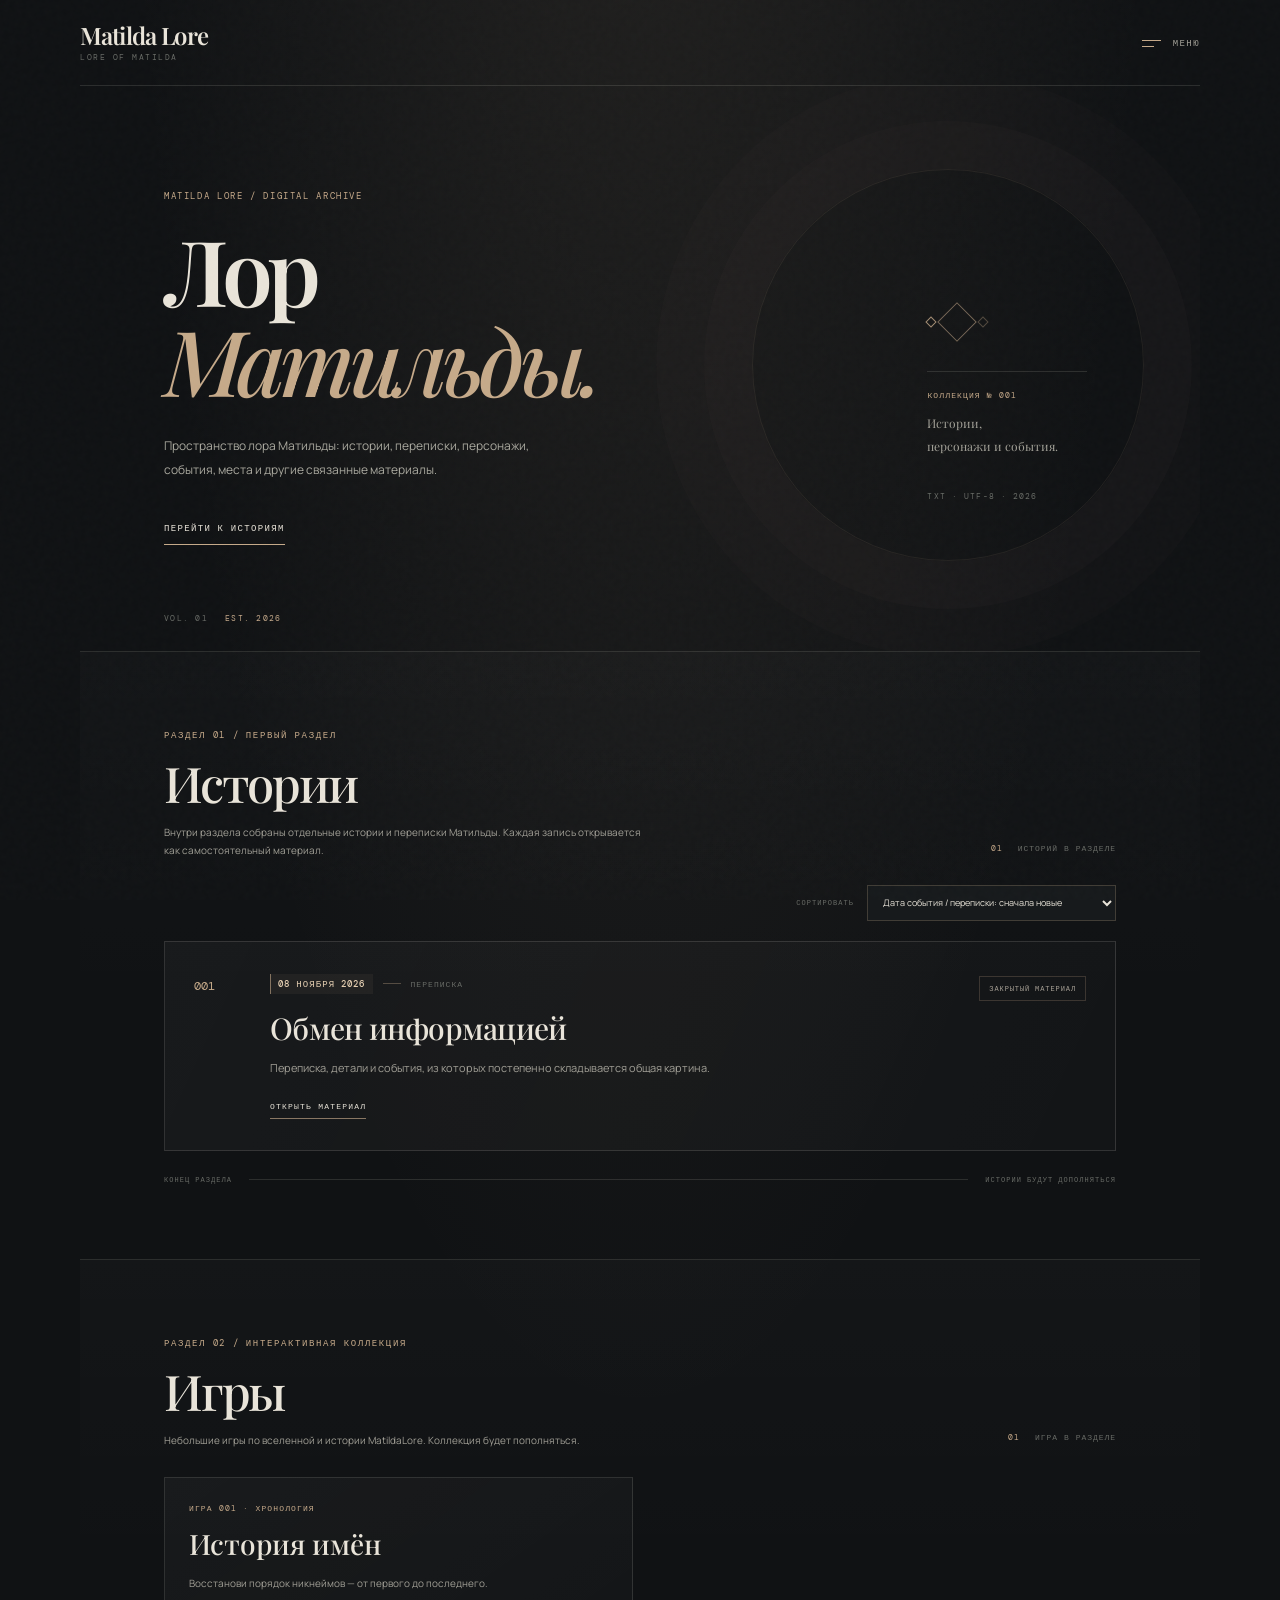
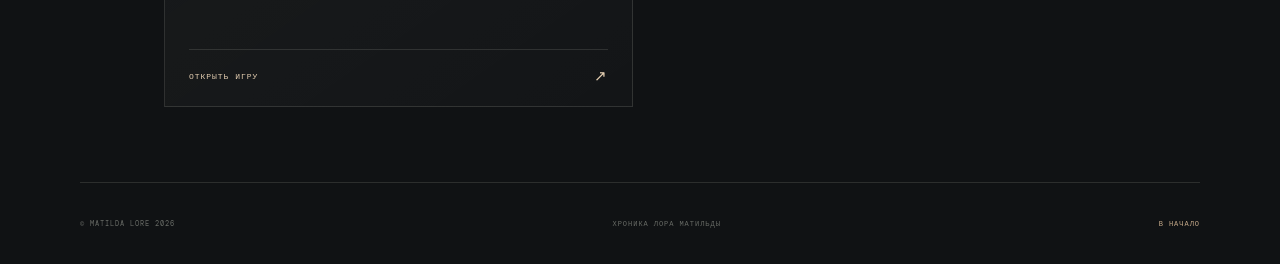
<file: index.html>
<!doctype html>
<html lang="ru">
<head>
  <meta charset="utf-8">
  <meta name="viewport" content="width=device-width, initial-scale=1">
  <meta name="theme-color" content="#111315">
  <meta name="description" content="Matilda Lore — цифровая коллекция событий, персонажей, переписок и материалов о мире Матильды.">
  <title>Matilda Lore</title>
  <link rel="preconnect" href="https://fonts.googleapis.com">
  <link rel="preconnect" href="https://fonts.gstatic.com" crossorigin>
  <link href="https://fonts.googleapis.com/css2?family=DM+Mono:wght@400;500&family=Manrope:wght@400;500;600;700;800&family=Playfair+Display:wght@500;600;700&display=swap" rel="stylesheet">
  <link rel="stylesheet" href="style.css">
  <link rel="stylesheet" href="matilda-games.css">
  <script src="story-format.js" defer></script>
  <script src="script.js" defer></script>
</head>
<body>
  <div class="noise-layer" aria-hidden="true"></div>
  <div class="site-shell" id="top">
    <header class="topbar">
      <a class="brand" href="#top" aria-label="Matilda Lore, главная" id="home-link">
        <span class="brand-name">Matilda Lore</span>
        <span class="brand-subtitle">LORE OF MATILDA</span>
      </a>

      <div class="menu-wrap">
        <button class="menu-toggle" id="menu-toggle" type="button" aria-expanded="false" aria-controls="site-menu">
          <span class="menu-lines" aria-hidden="true"><i></i><i></i></span>
          <span>МЕНЮ</span>
        </button>
        <nav class="site-menu" id="site-menu" aria-label="Главное меню" hidden>
          <p class="menu-heading">Лор Матильды</p>
          <p class="menu-caption">РАЗДЕЛЫ</p>
          <a class="menu-item active" href="#stories-section" id="stories-menu-link">Истории</a>
          <a class="menu-item" href="#games-section">Игры</a>
        </nav>
      </div>
    </header>

    <main>
      <section class="archive-view" id="archive-view">
        <section class="hero">
          <div class="hero-copy">
            <p class="eyebrow">MATILDA LORE / DIGITAL ARCHIVE</p>
            <h1>Лор<br><em>Матильды.</em></h1>
            <p class="hero-description">Пространство лора Матильды: истории, переписки, персонажи, события, места и другие связанные материалы.</p>
            <a class="hero-link" href="#stories-section">ПЕРЕЙТИ К ИСТОРИЯМ</a>
          </div>
          <div class="hero-aside" aria-label="Информация о коллекции">
            <div class="aside-ornament" aria-hidden="true"><span></span><span></span><span></span></div>
            <div class="aside-rule"></div>
            <p class="aside-label">КОЛЛЕКЦИЯ № 001</p>
            <p class="aside-note">Истории,<br>персонажи и события.</p>
            <p class="aside-coordinates">TXT · UTF-8 · 2026</p>
          </div>
          <div class="hero-index">VOL. 01 <span>EST. 2026</span></div>
        </section>

        <section class="archive-section" id="stories-section">
          <div class="section-heading">
            <div>
              <p class="eyebrow">РАЗДЕЛ 01 / ПЕРВЫЙ РАЗДЕЛ</p>
              <h2>Истории</h2>
              <p class="section-description">Внутри раздела собраны отдельные истории и переписки Матильды. Каждая запись открывается как самостоятельный материал.</p>
            </div>
            <p class="section-count"><span id="story-count">01</span> ИСТОРИЙ В РАЗДЕЛЕ</p>
          </div>

          <div class="collection-toolbar">
            <label for="sort-stories">СОРТИРОВАТЬ</label>
            <select id="sort-stories" class="sort-select">
              <option value="date-desc">Дата события / переписки: сначала новые</option>
              <option value="date-asc">Дата события / переписки: сначала старые</option>
              <option value="number-asc">Номер: сначала первые</option>
              <option value="number-desc">Номер: сначала последние</option>
            </select>
          </div>

          <div class="story-list" id="story-list">
            <button class="story-card" type="button" data-story="exchange-info-08-11-2026" data-title="Обмен информацией" data-date="2026-11-08" data-order="1">
              <span class="story-number">001</span>
              <span class="story-main">
                <span class="story-meta"><time datetime="2026-11-08">08 НОЯБРЯ 2026</time><span class="meta-divider"></span><span>ПЕРЕПИСКА</span></span>
                <span class="story-title">Обмен информацией</span>
                <span class="story-description">Переписка, детали и события, из которых постепенно складывается общая картина.</span>
                <span class="read-label">ОТКРЫТЬ МАТЕРИАЛ</span>
              </span>
              <span class="story-status">ЗАКРЫТЫЙ МАТЕРИАЛ</span>
            </button>
          </div>

          <div class="archive-footer">
            <span>КОНЕЦ РАЗДЕЛА</span>
            <span class="archive-footer-line"></span>
            <span>ИСТОРИИ БУДУТ ДОПОЛНЯТЬСЯ</span>
          </div>
        </section>

        <section class="archive-section games-section" id="games-section" aria-labelledby="games-title">
          <div class="section-heading">
            <div>
              <p class="eyebrow">РАЗДЕЛ 02 / ИНТЕРАКТИВНАЯ КОЛЛЕКЦИЯ</p>
              <h2 id="games-title">Игры</h2>
              <p class="section-description">Небольшие игры по вселенной и истории MatildaLore. Коллекция будет пополняться.</p>
            </div>
            <p class="section-count"><span>01</span> ИГРА В РАЗДЕЛЕ</p>
          </div>
          <div class="lore-games-grid">
            <a class="lore-game-card" href="names.html">
              <span class="lore-game-number">ИГРА 001 · ХРОНОЛОГИЯ</span>
              <strong>История имён</strong>
              <span>Восстанови порядок никнеймов — от первого до последнего.</span>
              <span class="lore-game-link">ОТКРЫТЬ ИГРУ <b>↗</b></span>
            </a>
          </div>
        </section>
      </section>

      <section class="reader-view" id="reader-view" hidden>
        <div class="reader-toolbar">
          <button class="back-button" id="back-to-archive" type="button">К ИСТОРИЯМ</button>
          <span class="reader-access-label">ЗАЩИЩЁННЫЙ МАТЕРИАЛ</span>
        </div>
        <article class="reader-main">
          <header class="reader-heading">
            <p class="eyebrow">MATILDA LORE / БИБЛИОТЕКА ЛОРА</p>
            <h1 id="reader-title">Материал</h1>
            <div class="reader-heading-rule"></div>
          </header>
          <div class="story-content" id="story-content" aria-live="polite">
            <p class="loading-message">Загрузка материала...</p>
          </div>
          <footer class="reader-footer">
            <span class="reader-endmark" aria-hidden="true"></span>
            <p>КОНЕЦ МАТЕРИАЛА</p>
            <button class="back-button footer-back" id="footer-back-to-archive" type="button">ВЕРНУТЬСЯ К ИСТОРИЯМ</button>
          </footer>
        </article>
      </section>
    </main>

    <footer class="site-footer" id="site-footer">
      <span>© MATILDA LORE 2026</span>
      <span>ХРОНИКА ЛОРА МАТИЛЬДЫ</span>
      <a href="#top" id="top-link">В НАЧАЛО</a>
    </footer>
  </div>

  <dialog class="password-dialog" id="password-dialog" aria-labelledby="dialog-title">
    <form method="dialog" class="dialog-close-form">
      <button class="dialog-close" aria-label="Закрыть окно" value="cancel">×</button>
    </form>
    <p class="eyebrow dialog-eyebrow">MATILDA LORE / ENTRY 001</p>
    <h2 id="dialog-title">Этот материал<br><em>защищён.</em></h2>
    <p class="dialog-description">Введите пароль, чтобы открыть материал из коллекции Матильды.</p>
    <form id="password-form" class="password-form">
      <label for="password-input">ПАРОЛЬ ДОСТУПА</label>
      <input id="password-input" name="password" type="password" autocomplete="off" placeholder="Введите пароль" maxlength="64" required>
      <p class="password-error" id="password-error" role="alert" aria-live="polite"></p>
      <button class="dialog-submit" type="submit">ПРОВЕРИТЬ ПАРОЛЬ</button>
    </form>
    <p class="dialog-footnote">ДОСТУП К МАТЕРИАЛУ № 001</p>
  </dialog>
</body>
</html>
</file>
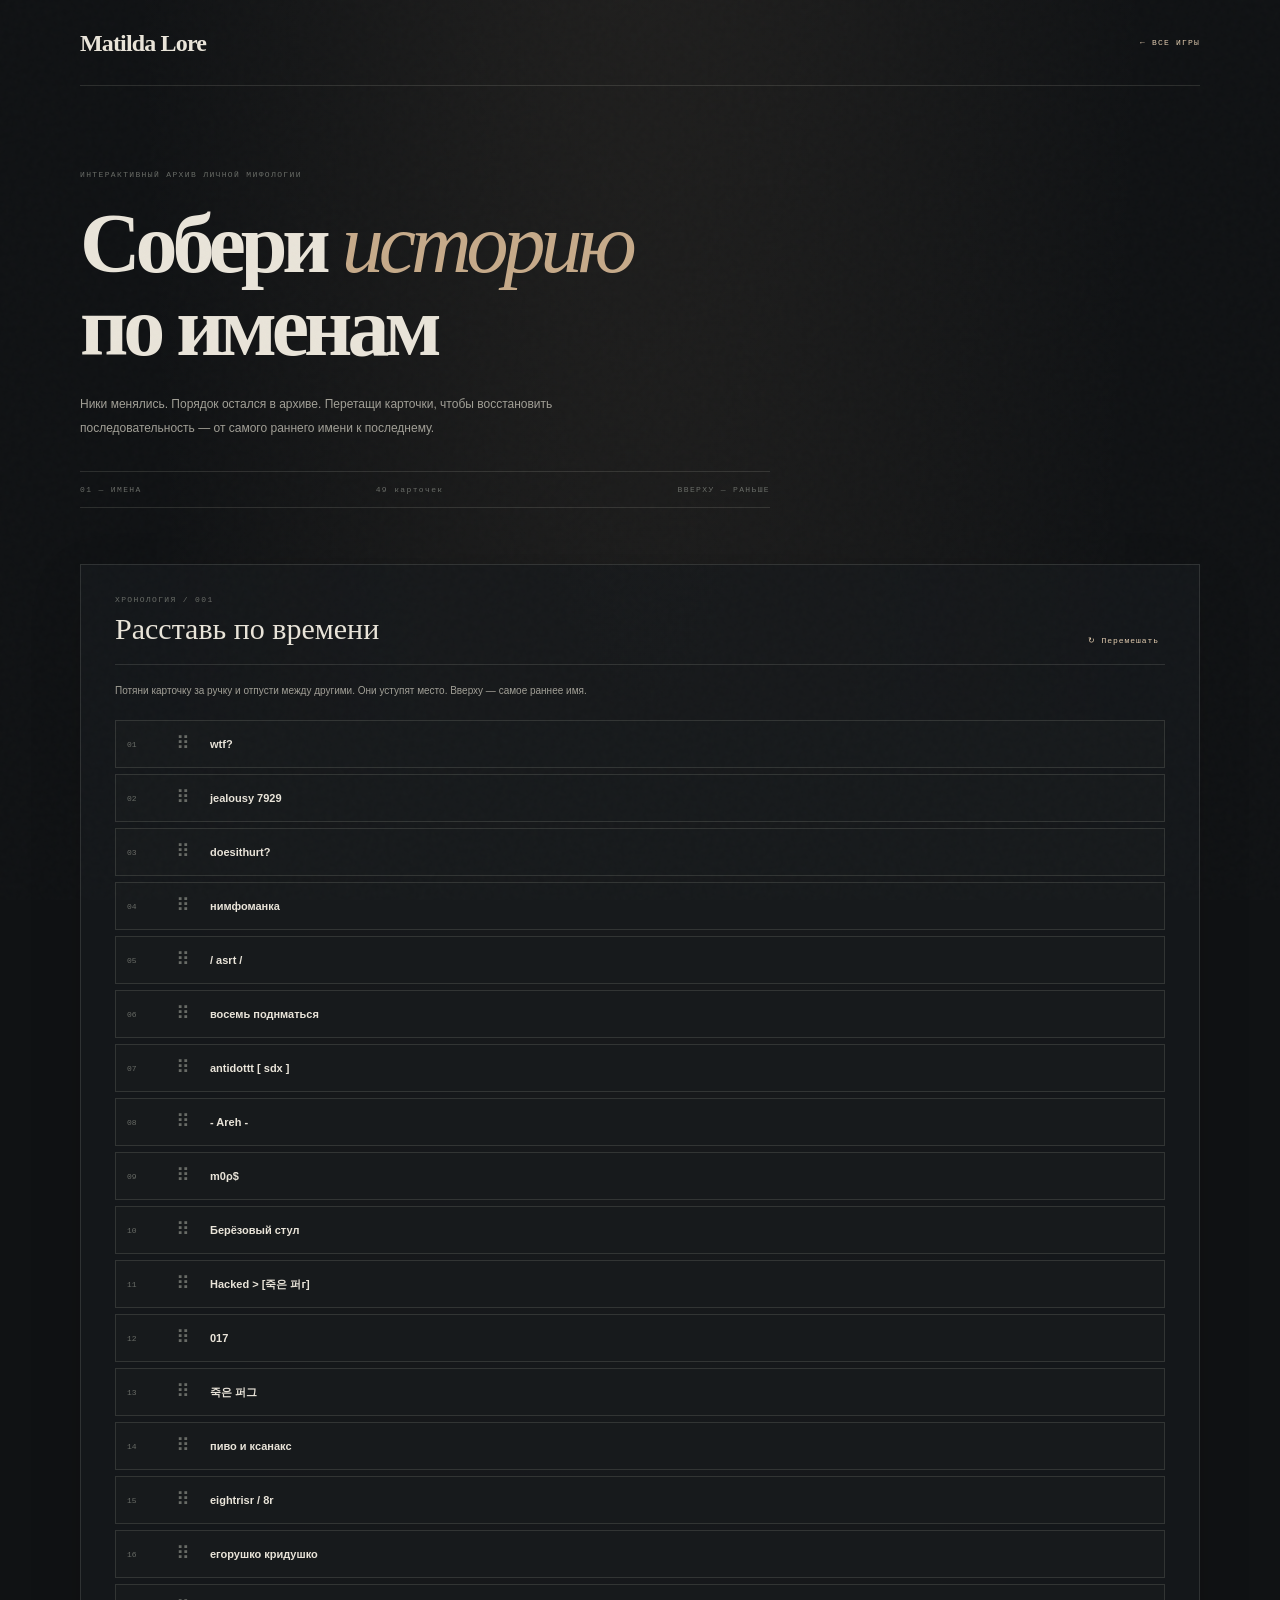
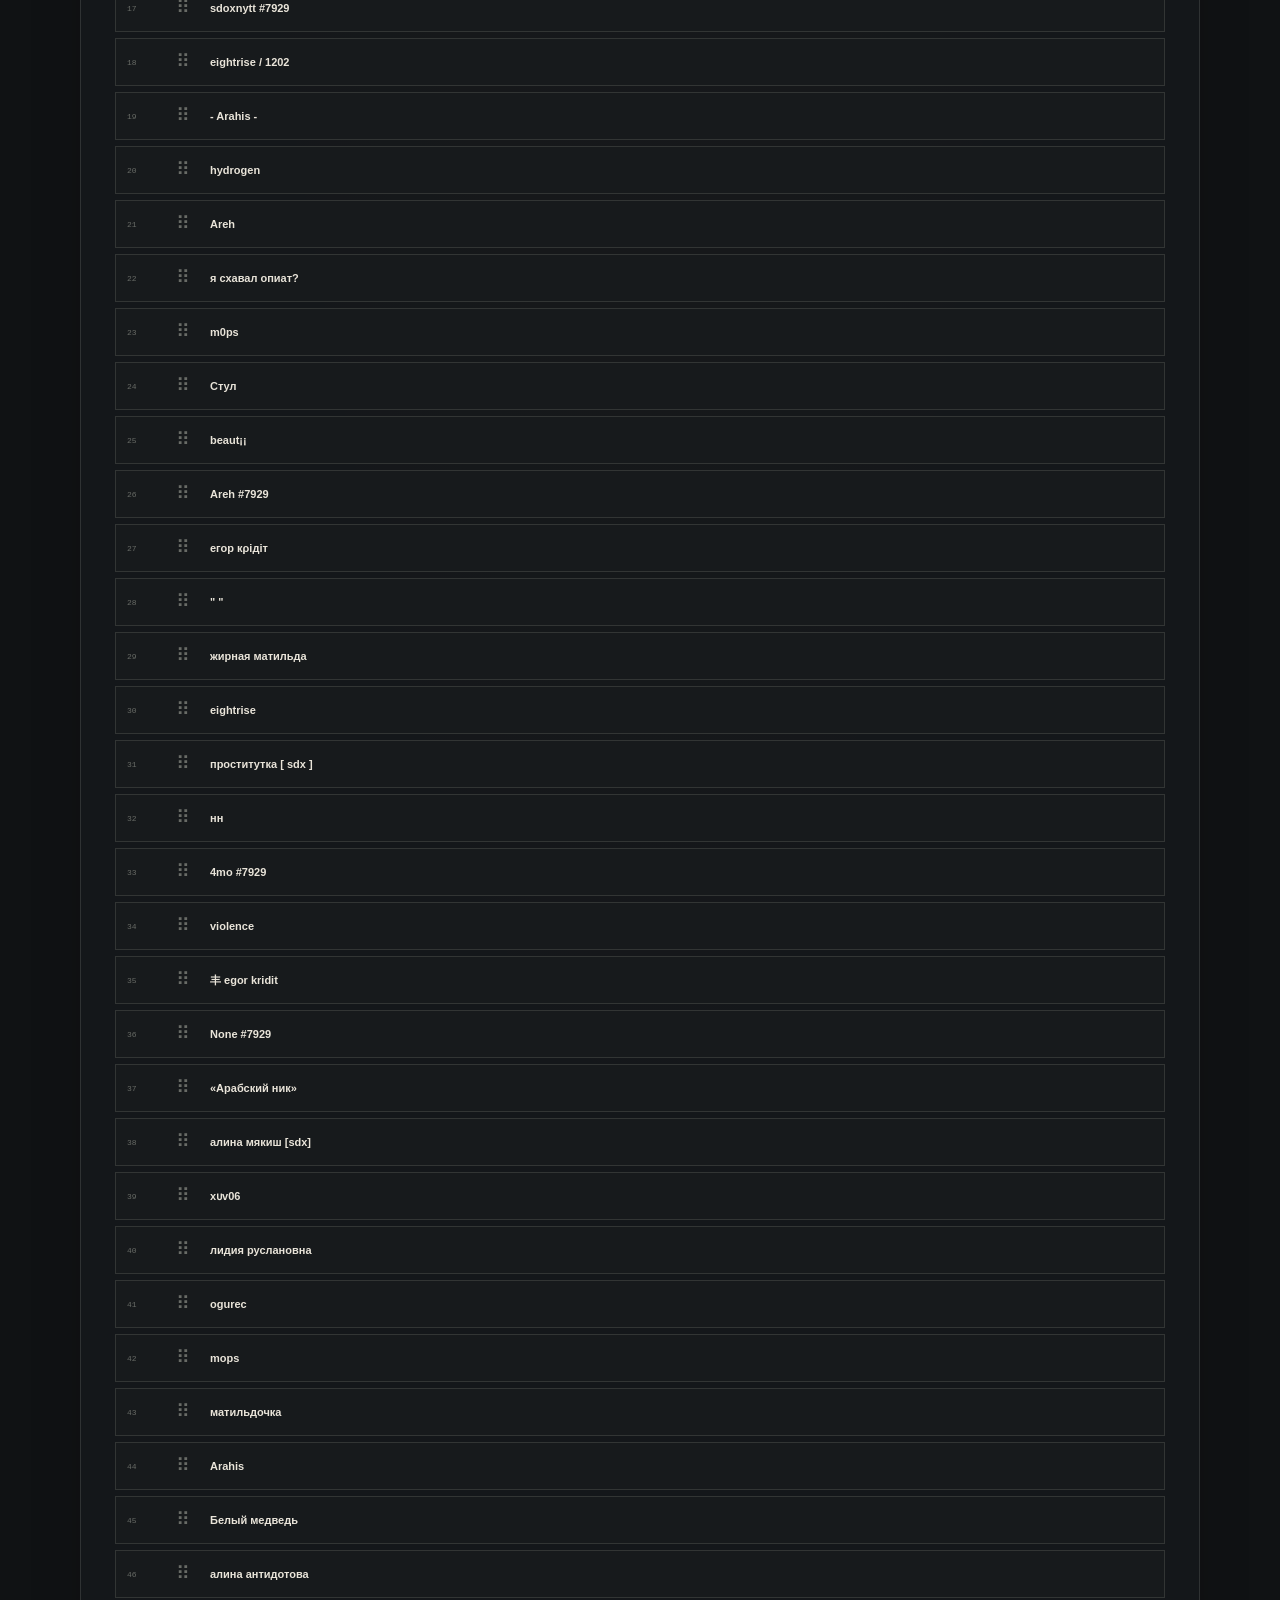
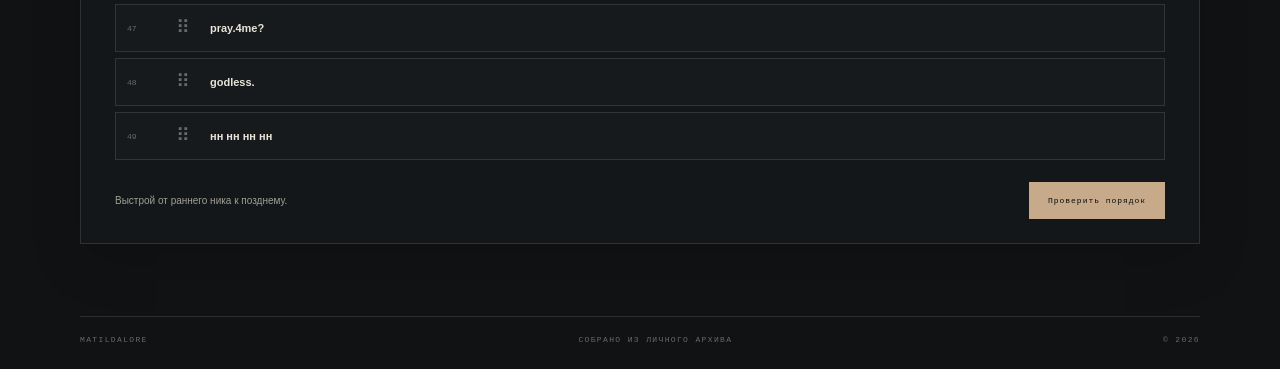
<file: names.html>
<!doctype html>
<html lang="ru">
<head>
  <meta charset="utf-8">
  <meta name="viewport" content="width=device-width, initial-scale=1">
  <meta name="theme-color" content="#101214">
  <title>Matilda Lore — История имён</title>
  <link rel="stylesheet" href="style.css">
  <link rel="stylesheet" href="names-theme.css">
</head>
<body>
  <div class="noise-layer" aria-hidden="true"></div>
  <header class="masthead site-shell">
    <a class="wordmark" href="index.html">Matilda Lore</a>
    <a class="issue back-link" href="index.html#games-section">← ВСЕ ИГРЫ</a>
  </header>
  <main id="top">
    <section class="intro">
      <p class="eyebrow">ИНТЕРАКТИВНЫЙ АРХИВ ЛИЧНОЙ МИФОЛОГИИ</p>
      <h1>Собери <em>историю</em><br>по именам</h1>
      <p class="lede">Ники менялись. Порядок остался в архиве. Перетащи карточки, чтобы восстановить последовательность — от самого раннего имени к последнему.</p>
      <div class="meta-row"><span>01 — ИМЕНА</span><span id="countLabel">— карточек</span><span>ВВЕРХУ — РАНЬШЕ</span></div>
    </section>

    <section class="game" aria-labelledby="gameTitle">
      <div class="game-heading"><div><p class="eyebrow">ХРОНОЛОГИЯ / 001</p><h2 id="gameTitle">Расставь по времени</h2></div><button id="shuffleBtn" class="text-button" type="button">↻ Перемешать</button></div>
      <p class="hint">Потяни карточку за ручку и отпусти между другими. Они уступят место. Вверху — самое раннее имя.</p>
      <ol id="nicknameList" class="nickname-list" aria-label="Перемешанные никнеймы"></ol>
      <div class="game-footer"><p id="feedback" class="feedback" aria-live="polite">Выстрой от раннего ника к позднему.</p><button id="checkBtn" class="primary-button" type="button">Проверить порядок</button></div>
    </section>
    <footer><span>MATILDALORE</span><span>СОБРАНО ИЗ ЛИЧНОГО АРХИВА</span><span>© 2026</span></footer>
  </main>
  <div class="result-overlay" id="resultOverlay" aria-hidden="true"><section class="result-dialog" role="dialog" aria-modal="true" aria-labelledby="resultTitle"><p class="eyebrow">ИТОГ РАУНДА</p><h2 id="resultTitle">Хронология проверена</h2><p class="result-score" id="resultScore"></p><p class="result-copy" id="resultCopy"></p><div class="result-actions"><button id="restartBtn" class="primary-button" type="button">Заново</button><a class="secondary-button" href="index.html">В меню</a></div></section></div>
  <script src="data.js"></script>
  <script src="app.js"></script>
</body>
</html>
</file>
<file: style.css>
/* MATILDA LORE — спокойный редакционный стиль личного цифрового архива. */
:root {
  color-scheme: dark;
  --bg: #101214;
  --bg-deep: #0b0d0e;
  --panel: #171a1c;
  --panel-raised: #1d2123;
  --paper: #e9e4d9;
  --muted: #a19f96;
  --faint: #686b66;
  --line: rgba(233, 228, 217, .13);
  --accent: #c6aa8a;
  --accent-light: #e5cfb2;
  --green: #9cab94;
  --rose: #c99596;
  --blue: #8ea9c5;
  --violet: #ad9bc7;
  --amber: #c7a36e;
  --teal: #83aaa4;
  --serif: 'Playfair Display', Georgia, serif;
  --sans: 'Manrope', Arial, sans-serif;
  --mono: 'DM Mono', Consolas, monospace;
}

* { box-sizing: border-box; }
html { scroll-behavior: smooth; background: var(--bg); }
body {
  margin: 0;
  min-height: 100vh;
  background: var(--bg);
  color: var(--paper);
  font-family: var(--sans);
  background-image: radial-gradient(ellipse at 50% -28%, rgba(198,170,138,.11), transparent 58%);
}
button, input { font: inherit; }
button { color: inherit; }
a { color: inherit; text-decoration: none; }
[hidden] { display: none !important; }

.noise-layer {
  position: fixed;
  inset: 0;
  z-index: 20;
  pointer-events: none;
  opacity: .095;
  background-image: url("data:image/svg+xml,%3Csvg viewBox='0 0 180 180' xmlns='http://www.w3.org/2000/svg'%3E%3Cfilter id='n'%3E%3CfeTurbulence type='fractalNoise' baseFrequency='.85' numOctaves='3' stitchTiles='stitch'/%3E%3C/filter%3E%3Crect width='100%25' height='100%25' filter='url(%23n)' opacity='.2'/%3E%3C/svg%3E");
}
.site-shell { width: min(1120px, calc(100% - 72px)); margin: 0 auto; position: relative; }

/* Верхняя панель и меню */
.topbar {
  height: 86px;
  display: flex;
  align-items: center;
  justify-content: space-between;
  border-bottom: 1px solid var(--line);
  position: relative;
  z-index: 25;
}
.brand { display: inline-flex; flex-direction: column; gap: 5px; }
.brand-name { font: 600 24px/1 var(--serif); letter-spacing: -.035em; color: var(--paper); }
.brand-subtitle { color: var(--faint); font: 8px var(--mono); letter-spacing: .19em; }
.menu-wrap { position: relative; }
.menu-toggle {
  display: inline-flex;
  align-items: center;
  gap: 12px;
  padding: 12px 0 12px 14px;
  border: 0;
  background: transparent;
  color: var(--muted);
  cursor: pointer;
  font: 9px var(--mono);
  letter-spacing: .16em;
  transition: color .2s ease;
}
.menu-toggle:hover, .menu-toggle[aria-expanded="true"] { color: var(--paper); }
.menu-lines { width: 19px; display: grid; gap: 5px; }
.menu-lines i { display: block; height: 1px; background: var(--accent); transition: width .2s ease; }
.menu-lines i:last-child { width: 12px; }
.menu-toggle:hover .menu-lines i:last-child, .menu-toggle[aria-expanded="true"] .menu-lines i:last-child { width: 19px; }
.site-menu {
  position: absolute;
  right: 0;
  top: calc(100% + 12px);
  width: 260px;
  padding: 22px;
  border: 1px solid rgba(198,170,138,.26);
  background: rgba(22,25,27,.98);
  box-shadow: 0 22px 65px rgba(0,0,0,.48);
  animation: menu-in .18s ease both;
}
@keyframes menu-in { from { opacity: 0; transform: translateY(-5px); } to { opacity: 1; transform: translateY(0); } }
.menu-heading { color: var(--paper); font: 500 22px var(--serif); margin: 0 0 18px; }
.menu-caption { margin: 0 0 9px; color: var(--faint); font: 7px var(--mono); letter-spacing: .16em; }
.menu-item { display: block; padding: 13px 0 10px; border-top: 1px solid var(--line); color: var(--accent-light); font-size: 11px; transition: color .2s ease, padding-left .2s ease; }
.menu-item:hover { color: var(--paper); padding-left: 5px; }
.menu-item.active::before { content: ''; display: inline-block; width: 5px; height: 5px; margin: 0 10px 1px 0; background: var(--accent); border-radius: 50%; }

/* Первый экран */
.hero {
  min-height: 565px;
  padding: 104px 7.5% 74px;
  display: flex;
  justify-content: space-between;
  position: relative;
  overflow: hidden;
}
.hero::after {
  content: '';
  position: absolute;
  width: 390px;
  height: 390px;
  right: 5%;
  top: 83px;
  border: 1px solid rgba(198,170,138,.1);
  border-radius: 50%;
  box-shadow: 0 0 0 48px rgba(198,170,138,.018), 0 0 0 96px rgba(198,170,138,.012);
  pointer-events: none;
}
.hero-copy { max-width: 650px; position: relative; z-index: 1; }
.eyebrow { margin: 0 0 23px; color: var(--accent); font: 9px var(--mono); letter-spacing: .18em; }
.hero h1 { margin: 0; font: 600 clamp(58px, 7.4vw, 91px)/.99 var(--serif); letter-spacing: -.06em; }
.hero h1 em, .section-heading h2 em, .password-dialog h2 em { color: var(--accent); font-weight: 500; }
.hero-description { max-width: 390px; margin: 29px 0 32px; color: #aaa99f; font-size: 12px; line-height: 2; }
.hero-link {
  display: inline-flex;
  padding: 0 0 10px;
  border: 0;
  border-bottom: 1px solid var(--accent);
  color: var(--paper);
  font: 9px var(--mono);
  letter-spacing: .15em;
  transition: color .2s ease, padding .2s ease;
}
.hero-link:hover { color: var(--accent-light); padding-left: 5px; }
.hero-aside { width: 160px; align-self: center; margin: 35px 3% 0 0; position: relative; z-index: 1; }
.aside-ornament { height: 58px; display: flex; align-items: center; gap: 8px; }
.aside-ornament span { display: block; width: 8px; height: 8px; border: 1px solid var(--accent); transform: rotate(45deg); opacity: .8; }
.aside-ornament span:nth-child(2) { width: 28px; height: 28px; opacity: .55; }
.aside-ornament span:nth-child(3) { opacity: .35; }
.aside-rule { width: 100%; height: 1px; background: var(--line); margin: 20px 0 18px; }
.aside-label, .aside-coordinates { color: var(--accent); font: 8px var(--mono); letter-spacing: .14em; }
.aside-note { color: var(--muted); font: 12px/1.9 var(--serif); }
.aside-coordinates { color: var(--faint); margin-top: 34px; font-size: 8px; }
.hero-index { position: absolute; bottom: 28px; left: 7.5%; display: flex; gap: 17px; color: var(--faint); font: 8px var(--mono); letter-spacing: .16em; }
.hero-index span { color: var(--accent); }

/* Каталог материалов */
.archive-section {
  padding: 77px 7.5% 75px;
  border-top: 1px solid var(--line);
  background: linear-gradient(180deg, rgba(255,255,255,.014), transparent 60%);
}
.section-heading { display: flex; justify-content: space-between; align-items: end; margin-bottom: 38px; }
.section-heading .eyebrow { margin-bottom: 15px; }
.section-description { max-width: 490px; margin: 13px 0 0; color: var(--muted); font-size: 10px; line-height: 1.85; }
.section-heading h2 { margin: 0; font: 500 clamp(36px, 4vw, 49px)/1.1 var(--serif); letter-spacing: -.045em; }
.section-count { margin: 0 0 7px; color: var(--faint); font: 8px var(--mono); letter-spacing: .12em; }
.section-count span { color: var(--accent); margin-right: 9px; }
.story-card {
  width: 100%;
  display: grid;
  grid-template-columns: 52px minmax(0,1fr) auto;
  align-items: start;
  gap: 24px;
  padding: 32px 29px 31px;
  text-align: left;
  border: 1px solid rgba(233,228,217,.14);
  background: linear-gradient(115deg, rgba(255,255,255,.035), rgba(255,255,255,.012));
  cursor: pointer;
  transition: border-color .22s ease, transform .22s ease, background .22s ease;
}
.story-card:hover, .story-card:focus-visible {
  border-color: rgba(198,170,138,.53);
  transform: translateY(-2px);
  background: linear-gradient(115deg, rgba(198,170,138,.065), rgba(255,255,255,.012));
  outline: none;
}
.story-card:disabled { opacity: .55; cursor: wait; transform: none; }
.story-number { color: var(--accent); font: 12px var(--mono); padding-top: 4px; }
.story-main { min-width: 0; display: flex; flex-direction: column; align-items: flex-start; }
.story-meta { display: flex; align-items: center; gap: 10px; color: var(--faint); font: 8px var(--mono); letter-spacing: .13em; margin-bottom: 15px; }
.meta-divider { width: 18px; height: 1px; background: var(--accent); opacity: .65; }
.story-title { font: 500 clamp(22px, 2.7vw, 30px)/1.3 var(--serif); letter-spacing: -.025em; margin-bottom: 10px; }
.story-description { max-width: 620px; color: var(--muted); font-size: 11px; line-height: 1.9; margin-bottom: 22px; }
.read-label { display: inline-block; padding-bottom: 7px; border-bottom: 1px solid rgba(198,170,138,.65); color: var(--paper); font: 8px var(--mono); letter-spacing: .15em; transition: color .2s ease; }
.story-card:hover .read-label { color: var(--accent-light); }
.story-status { margin-top: 2px; padding: 7px 9px; color: #a8a196; border: 1px solid rgba(198,170,138,.22); font: 7px var(--mono); letter-spacing: .13em; white-space: nowrap; }
.archive-footer { display: flex; align-items: center; gap: 17px; margin-top: 24px; color: var(--faint); font: 7px var(--mono); letter-spacing: .15em; }
.archive-footer-line { height: 1px; flex: 1; background: var(--line); }

.site-footer { min-height: 82px; display: flex; align-items: center; justify-content: space-between; color: var(--faint); font: 7px var(--mono); letter-spacing: .14em; border-top: 1px solid var(--line); }
.site-footer a { color: var(--accent); transition: color .2s ease; }
.site-footer a:hover { color: var(--accent-light); }

/* Защита доступа к материалам */
.password-dialog {
  width: min(440px, calc(100% - 32px));
  max-width: 440px;
  padding: 43px 45px 29px;
  position: fixed;
  inset: 0;
  margin: auto;
  border: 1px solid rgba(198,170,138,.34);
  background: #171a1c;
  color: var(--paper);
  box-shadow: 0 30px 100px rgba(0,0,0,.68);
}
.password-dialog::backdrop { background: rgba(4,5,6,.8); backdrop-filter: blur(8px); }
.dialog-close-form { position: absolute; top: 12px; right: 15px; }
.dialog-close { width: 28px; height: 28px; padding: 0; border: 0; background: none; color: var(--muted); font: 300 25px/1 var(--sans); cursor: pointer; transition: color .2s ease, transform .2s ease; }
.dialog-close:hover { color: var(--paper); transform: rotate(90deg); }
.dialog-eyebrow { margin-bottom: 17px; font-size: 8px; }
.password-dialog h2 { margin: 0 0 15px; font: 500 38px/1.12 var(--serif); letter-spacing: -.045em; }
.dialog-description { color: var(--muted); font-size: 11px; line-height: 1.85; margin-bottom: 27px; }
.password-form label { display: block; margin-bottom: 10px; color: var(--accent); font: 8px var(--mono); letter-spacing: .15em; }
.password-form input { display: block; width: 100%; height: 47px; padding: 0 14px; border: 1px solid var(--line); outline: none; background: #101214; color: var(--paper); font: 12px var(--mono); letter-spacing: .08em; }
.password-form input:focus { border-color: var(--accent); }
.password-form input::placeholder { color: #686b66; font: 10px var(--mono); letter-spacing: .02em; }
.password-error { min-height: 18px; margin: 8px 0 10px; color: #d49a91; font-size: 10px; line-height: 1.6; }
.dialog-submit { width: 100%; min-height: 47px; padding: 0 14px; border: 1px solid var(--accent); background: var(--accent); color: #191817; cursor: pointer; font: 8px var(--mono); letter-spacing: .15em; transition: background .2s ease, border-color .2s ease; }
.dialog-submit:hover { background: var(--accent-light); border-color: var(--accent-light); }
.dialog-submit:disabled { opacity: .6; cursor: wait; }
.dialog-footnote { margin: 23px 0 0; color: var(--faint); text-align: center; font: 7px var(--mono); letter-spacing: .14em; }

/* Чтение внутри той же страницы */
.reader-view { min-height: calc(100vh - 168px); }
.reader-toolbar { min-height: 67px; display: flex; align-items: center; justify-content: space-between; border-bottom: 1px solid var(--line); }
.back-button { border: 0; border-bottom: 1px solid rgba(198,170,138,.55); padding: 0 0 7px; background: transparent; color: var(--accent-light); cursor: pointer; font: 8px var(--mono); letter-spacing: .14em; transition: color .2s ease, border-color .2s ease; }
.back-button:hover { color: var(--paper); border-color: var(--paper); }
.reader-access-label { color: var(--faint); font: 7px var(--mono); letter-spacing: .14em; }
.reader-main { width: min(790px, 100%); margin: 0 auto; padding: 48px 25px 74px; }
.reader-heading { padding: 0 0 29px; }
.reader-heading .eyebrow { margin-bottom: 14px; font-size: 8px; }
.reader-heading h1 { margin: 0; overflow-wrap: anywhere; font: 500 clamp(35px, 5.4vw, 54px)/1.12 var(--serif); letter-spacing: -.045em; }
.reader-heading-rule { width: 100%; height: 1px; margin-top: 27px; background: linear-gradient(90deg, var(--accent), var(--line) 68%, transparent); }
.story-content { color: #c9c5bb; font: 14px/2.02 var(--serif); overflow-wrap: anywhere; }
.story-content p { margin: 0 0 19px; }
.story-content > p:first-child.story-date { margin-top: 0; }
.story-content h2 { margin: 46px 0 18px; color: var(--paper); font: 500 27px/1.35 var(--serif); letter-spacing: -.025em; }
.story-content h3 { margin: 35px 0 13px; color: var(--accent-light); font: 500 20px/1.35 var(--serif); }
.story-content h4 { margin: 27px 0 10px; color: var(--paper); font: 600 13px var(--sans); letter-spacing: .02em; }
.story-content strong { color: var(--paper); font-weight: 800; }
.story-content em { color: #e0d2bf; }
.story-content u { text-decoration-color: var(--accent); text-underline-offset: 3px; }
.story-content mark { padding: 1px 5px; background: rgba(198,170,138,.9); color: #171615; }
.story-content del { color: #8c8b84; }
.story-content a { color: var(--accent-light); text-decoration: underline; text-decoration-color: rgba(198,170,138,.45); text-underline-offset: 3px; }
.story-content code { padding: 2px 6px; border: 1px solid rgba(233,228,217,.1); background: rgba(255,255,255,.045); color: var(--accent-light); font: .85em var(--mono); }
.story-content blockquote { margin: 25px 0; padding: 5px 0 5px 21px; border-left: 2px solid var(--accent); color: #b9ad9d; font-style: italic; }
.story-content ul, .story-content ol { margin: 0 0 24px; padding-left: 23px; }
.story-content li { margin: 7px 0; padding-left: 5px; }
.story-content li::marker { color: var(--accent); }
.story-content .check-item { display: flex; align-items: baseline; gap: 9px; list-style: none; margin-left: -22px; }
.story-content .check-item input { accent-color: var(--accent); }
.story-content .story-date { margin: 0 0 24px; color: var(--accent); font: 8px var(--mono); letter-spacing: .16em; }
.story-content .story-time { margin: -15px 0 22px; color: var(--faint); font: 8px var(--mono); letter-spacing: .1em; }
.story-content .story-place { display: flex; align-items: baseline; gap: 12px; margin: 0 0 20px; color: #c7c0b3; font-size: 11px; }
.story-content .story-place span { color: var(--faint); font: 7px var(--mono); letter-spacing: .14em; }
.story-content .story-tags { display: flex; flex-wrap: wrap; gap: 7px; margin: 0 0 24px; }
.story-content .story-tags span { padding: 4px 8px; border: 1px solid var(--line); color: var(--muted); font: 7px var(--mono); letter-spacing: .08em; }
.story-content .story-status-line { display: inline-block; padding: 5px 9px; border: 1px solid rgba(156,171,148,.28); color: var(--green); font: 7px var(--mono); letter-spacing: .13em; }
.story-divider { height: 1px; margin: 36px 0; border: 0; background: var(--line); }

/* Чатовые сообщения с отдельным цветом собеседников */
.chat-thread { display: flex; flex-direction: column; gap: 11px; margin: 24px 0 28px; font-family: var(--sans); }
.chat-row { display: flex; width: 100%; }
.chat-left { justify-content: flex-start; }
.chat-right { justify-content: flex-end; }
.chat-center { justify-content: center; }
.chat-message { width: fit-content; max-width: min(78%, 545px); padding: 11px 14px 12px; border: 1px solid rgba(233,228,217,.09); border-radius: 3px 13px 13px 13px; background: rgba(255,255,255,.045); }
.chat-right .chat-message { border-radius: 13px 3px 13px 13px; background: rgba(198,170,138,.095); }
.chat-center .chat-message { max-width: 90%; text-align: center; border-radius: 4px; background: rgba(156,171,148,.055); border-style: dashed; }
.chat-message-top { display: flex; align-items: baseline; gap: 12px; margin-bottom: 5px; }
.chat-speaker { color: var(--tone, var(--accent)); font: 700 8px var(--mono); letter-spacing: .07em; }
.chat-time { color: var(--faint); font: 7px var(--mono); }
.chat-message p { margin: 0; color: var(--paper); font: 12px/1.8 var(--sans); white-space: pre-wrap; }
.tone-sand { --tone: var(--accent-light); }
.tone-rose { --tone: var(--rose); }
.tone-blue { --tone: var(--blue); }
.tone-green { --tone: var(--green); }
.tone-violet { --tone: var(--violet); }
.tone-amber { --tone: var(--amber); }
.tone-teal { --tone: var(--teal); }
.tone-silver { --tone: #c2c5c5; }
.tone-rose .chat-message { border-color: rgba(201,149,150,.17); }
.tone-blue .chat-message { border-color: rgba(142,169,197,.17); }
.tone-green .chat-message { border-color: rgba(156,171,148,.17); }
.tone-violet .chat-message { border-color: rgba(173,155,199,.17); }
.tone-amber .chat-message { border-color: rgba(199,163,110,.17); }
.tone-teal .chat-message { border-color: rgba(131,170,164,.17); }

/* Блоки разных типов */
.callout { margin: 25px 0; padding: 17px 20px; border: 1px solid rgba(198,170,138,.2); background: rgba(198,170,138,.055); }
.callout > span, .thought-block > span { display: block; margin-bottom: 8px; color: var(--accent); font: 7px var(--mono); letter-spacing: .16em; }
.callout > div { color: #c9c0b2; font: italic 11px/1.9 var(--sans); }
.callout > div p:last-child { margin-bottom: 0; }
.callout-context { border-color: rgba(142,169,197,.2); background: rgba(142,169,197,.05); }
.callout-context > span { color: var(--blue); }
.callout-memory { border-color: rgba(201,149,150,.2); background: rgba(201,149,150,.05); }
.callout-memory > span { color: var(--rose); }
.callout-fact { border-color: rgba(156,171,148,.25); background: rgba(156,171,148,.06); }
.callout-fact > span { color: var(--green); }
.callout-warning { border-color: rgba(199,163,110,.25); background: rgba(199,163,110,.06); }
.callout-warning > span { color: var(--amber); }
.callout-source { border-color: rgba(131,170,164,.22); background: rgba(131,170,164,.05); }
.callout-source > span { color: var(--teal); }
.thought-block { margin: 24px 0; padding: 3px 0 3px 18px; border-left: 1px solid var(--violet); }
.thought-block > span { color: var(--violet); }
.thought-block p { color: #c5b9d4; font: italic 13px/1.9 var(--serif); margin: 0; }
.letter-block, .document-block { margin: 27px 0; padding: 25px 28px; border: 1px solid rgba(233,228,217,.13); background: linear-gradient(140deg, rgba(255,255,255,.045), rgba(255,255,255,.015)); color: #d6d0c4; font: 12px/2 var(--serif); white-space: normal; }
.letter-block { border-left: 2px solid var(--accent); font-style: italic; }
.document-block { font-family: var(--mono); font-size: 10px; line-height: 1.9; }
.poem-block { margin: 27px auto; max-width: 470px; color: #d9cdbd; font: italic 14px/2.1 var(--serif); text-align: center; white-space: normal; }
.spoiler { padding: 0 4px; border-radius: 2px; background: #77756f; color: transparent; cursor: pointer; user-select: none; transition: color .2s ease, background .2s ease; }
.spoiler.revealed { color: var(--paper); background: rgba(198,170,138,.17); user-select: text; }
.spoiler-block { margin: 22px 0; padding: 13px 16px; border: 1px solid var(--line); background: rgba(255,255,255,.025); }
.spoiler-block summary { color: var(--accent-light); cursor: pointer; font: 10px var(--mono); letter-spacing: .06em; }
.spoiler-block > div { padding-top: 13px; color: var(--muted); font-size: 12px; }
.redacted-line { display: flex; align-items: center; gap: 11px; color: var(--faint); font: 9px var(--mono); }
.redacted-bar { display: inline-block; width: 57px; height: 8px; background: #77756f; }
.story-timeline { margin: 27px 0; padding-left: 20px; border-left: 1px solid rgba(198,170,138,.35); }
.timeline-item { position: relative; padding: 0 0 19px 13px; }
.timeline-item::before { content: ''; position: absolute; top: 5px; left: -24px; width: 7px; height: 7px; border-radius: 50%; border: 1px solid var(--accent); background: var(--bg); }
.timeline-item time { display: block; margin-bottom: 4px; color: var(--accent); font: 8px var(--mono); letter-spacing: .08em; }
.timeline-item p { margin: 0; color: #c9c5bb; font: 11px/1.8 var(--sans); }
.table-wrap { margin: 23px 0; overflow-x: auto; }
.story-content table { width: 100%; border-collapse: collapse; font: 10px/1.7 var(--sans); }
.story-content th, .story-content td { padding: 10px 12px; border: 1px solid var(--line); text-align: left; }
.story-content th { color: var(--accent-light); background: rgba(198,170,138,.07); font-weight: 600; }
.story-content td { color: var(--muted); }
.code-block, .terminal-block { margin: 23px 0; padding: 17px 19px; overflow-x: auto; border: 1px solid var(--line); background: #0b0d0e; color: #c9c5bb; font: 10px/1.8 var(--mono); white-space: pre; }
.code-block code, .terminal-block code { padding: 0; border: 0; background: none; color: inherit; }
.terminal-block { border-color: rgba(156,171,148,.22); color: #a8c29f; }
.attachment-card { display: flex; align-items: center; gap: 13px; margin: 19px 0; padding: 13px 15px; border: 1px solid var(--line); background: rgba(255,255,255,.025); text-decoration: none !important; }
.attachment-type { padding: 6px 8px; background: rgba(198,170,138,.12); color: var(--accent); font: 7px var(--mono); letter-spacing: .1em; }
.attachment-card > span:last-child { font: 11px var(--sans); }
.story-image { margin: 28px 0; }
.story-image img { display: block; max-width: 100%; max-height: 620px; margin: 0 auto; border: 1px solid var(--line); object-fit: contain; }
.story-image figcaption { margin-top: 9px; color: var(--faint); text-align: center; font: 8px var(--mono); }
.media-card { margin: 22px 0; padding: 15px; border: 1px solid var(--line); background: rgba(255,255,255,.025); }
.media-card > span { display: block; margin-bottom: 11px; color: var(--accent); font: 7px var(--mono); letter-spacing: .14em; }
.media-card audio, .media-card video { display: block; width: 100%; max-width: 100%; }
.loading-message { color: var(--muted); font: 11px var(--mono); line-height: 1.8; }

.reader-footer { margin-top: 62px; padding-top: 22px; border-top: 1px solid var(--line); display: flex; flex-direction: column; align-items: center; gap: 17px; }
.reader-endmark { display: block; width: 6px; height: 6px; border: 1px solid var(--accent); transform: rotate(45deg); }
.reader-footer > p { margin: 0; color: var(--faint); font: 7px var(--mono); letter-spacing: .18em; }
.footer-back { margin-top: 5px; }

@media (max-width: 720px) {
  .site-shell { width: min(100% - 36px, 560px); }
  .topbar { height: 73px; }
  .brand-name { font-size: 21px; }
  .brand-subtitle { font-size: 7px; }
  .hero { min-height: 520px; padding: 79px 4% 72px; }
  .hero h1 { font-size: clamp(55px, 12.5vw, 78px); }
  .hero-description { max-width: 310px; }
  .hero-aside { position: absolute; right: 3%; bottom: 58px; width: 116px; margin: 0; opacity: .72; transform: scale(.84); transform-origin: right bottom; }
  .hero::after { width: 310px; height: 310px; right: -190px; top: 112px; }
  .hero-index { left: 4%; }
  .archive-section { padding: 59px 4% 55px; }
  .section-heading { align-items: flex-start; flex-direction: column; gap: 15px; }
  .section-count { margin: 0; }
  .story-card { grid-template-columns: 31px minmax(0,1fr); gap: 13px; padding: 24px 17px; }
  .story-number { font-size: 10px; }
  .story-status { grid-column: 2; justify-self: start; margin-top: -1px; }
  .story-meta { flex-wrap: wrap; font-size: 7px; }
  .story-description { font-size: 10px; }
  .archive-footer { gap: 10px; font-size: 6px; }
  .site-footer { min-height: 73px; font-size: 6px; gap: 12px; }
  .password-dialog { padding: 41px 27px 25px; }
  .reader-toolbar { min-height: 58px; }
  .reader-main { padding: 37px 3px 58px; }
  .reader-heading { padding-bottom: 24px; }
  .reader-heading h1 { font-size: clamp(34px, 9vw, 48px); }
  .story-content { font-size: 13px; line-height: 1.9; }
  .story-content h2 { font-size: 24px; }
  .story-content h3 { font-size: 18px; }
  .chat-message { width: 100%; max-width: none; padding-top: 8px; padding-bottom: 9px; }
  .chat-message p { font-size: 10.5px; }
  .letter-block, .document-block { padding: 19px 18px; }
  .reader-access-label { font-size: 6px; }
}

@media (max-width: 390px) {
  .site-shell { width: calc(100% - 28px); }
  .hero-aside { opacity: .48; right: 0; }
  .hero-index { font-size: 7px; }
  .story-card { padding: 21px 13px; }
  .story-meta { letter-spacing: .08em; }
  .site-footer span:nth-child(2) { display: none; }
}

@media (prefers-reduced-motion: reduce) {
  *, *::before, *::after { scroll-behavior: auto !important; transition-duration: .01ms !important; animation-duration: .01ms !important; }
}

/* Дополнительные авторские и редакционные блоки */
.callout-summary { border-color: rgba(156,171,148,.28); background: rgba(156,171,148,.07); }
.callout-summary > span { color: var(--green); }
.callout-decision { border-color: rgba(198,170,138,.35); background: rgba(198,170,138,.09); }
.callout-decision > span { color: var(--accent-light); }
.callout-question { border-color: rgba(173,155,199,.25); background: rgba(173,155,199,.06); }
.callout-question > span { color: var(--violet); }
.quote-card { margin: 25px 0; padding: 19px 22px; border: 1px solid rgba(198,170,138,.18); border-left: 2px solid var(--accent); background: rgba(198,170,138,.045); color: #d4c7b7; font: italic 13px/1.9 var(--serif); }
.center-block { margin: 23px auto; max-width: 590px; color: var(--accent-light); text-align: center; font: 500 15px/1.9 var(--serif); }
.transcript-block { margin: 23px 0; padding: 18px 20px; border-left: 2px solid var(--teal); background: rgba(131,170,164,.055); color: #c7d5d1; font: 11px/1.95 var(--mono); white-space: pre-wrap; }
.report-block { margin: 26px 0; padding: 22px 24px; border: 1px solid rgba(142,169,197,.21); background: rgba(142,169,197,.045); color: #c7d0da; font: 11px/1.95 var(--sans); }
.signature-block { margin: 25px 0; padding-top: 15px; border-top: 1px solid var(--line); color: var(--muted); text-align: right; font: italic 12px/1.8 var(--serif); }
.caption-block { margin: 14px 0 22px; color: var(--faint); text-align: center; font: 8px/1.8 var(--mono); letter-spacing: .06em; }
.meta-line { display: flex; align-items: baseline; gap: 16px; justify-content: space-between; margin: 12px 0; padding: 9px 0; border-bottom: 1px solid var(--line); }
.meta-line span { color: var(--faint); font: 7px var(--mono); letter-spacing: .12em; text-transform: uppercase; }
.meta-line strong { color: var(--paper); text-align: right; font: 10px var(--sans); }

/* Matilda Lore 3.0 — каталог лора, расширенные материалы и компактная переписка. */
.collection-toolbar {
  display: flex;
  align-items: center;
  justify-content: flex-end;
  gap: 13px;
  margin: -13px 0 20px;
}
.collection-toolbar label {
  color: var(--faint);
  font: 7px var(--mono);
  letter-spacing: .15em;
}
.sort-select {
  min-width: 245px;
  max-width: 100%;
  min-height: 36px;
  padding: 0 32px 0 11px;
  border: 1px solid rgba(198,170,138,.24);
  border-radius: 0;
  background: #171a1c;
  color: var(--paper);
  font: 9px var(--sans);
  cursor: pointer;
}
.sort-select:focus-visible { outline: 1px solid var(--accent); outline-offset: 3px; }
.sort-select option { background: #171a1c; color: var(--paper); }
.story-list { display: flex; flex-direction: column; gap: 12px; }
.story-meta time {
  padding: 4px 7px;
  border-left: 1px solid rgba(198,170,138,.6);
  background: rgba(198,170,138,.065);
  color: var(--accent-light);
  font-size: 9px;
  font-weight: 500;
  letter-spacing: .12em;
}
.story-meta .meta-divider { opacity: .35; }

/* Дата в самой записи выделена типографикой и отдельной строкой метаданных. */
.story-content .story-date {
  display: flex;
  flex-wrap: wrap;
  align-items: center;
  gap: 11px;
  width: fit-content;
  max-width: 100%;
  margin: 0 0 13px;
  padding: 8px 11px;
  border-top: 1px solid rgba(198,170,138,.42);
  border-bottom: 1px solid rgba(198,170,138,.2);
  background: linear-gradient(90deg, rgba(198,170,138,.075), transparent);
}
.story-content .story-date span {
  color: var(--faint);
  font: 7px var(--mono);
  letter-spacing: .14em;
}
.story-content .story-date time {
  color: var(--accent-light);
  font: 500 10px var(--mono);
  letter-spacing: .08em;
}
.story-content .story-time { margin: 0 0 18px; font-size: 8px; }

/* Чат: компактный по высоте, но на всю ширину основного содержимого. */
.chat-thread {
  display: flex;
  width: 100%;
  flex-direction: column;
  gap: 7px;
  margin: 17px 0 23px;
  font-family: var(--sans);
}
.chat-row { position: relative; display: block; width: 100%; }
.chat-left, .chat-right, .chat-center { padding: 0; }
.chat-avatar {
  position: absolute;
  z-index: 1;
  top: 10px;
  left: 11px;
  display: grid;
  place-items: center;
  width: 22px;
  height: 22px;
  border: 1px solid color-mix(in srgb, var(--tone) 44%, transparent);
  border-radius: 6px 6px 2px 6px;
  background: color-mix(in srgb, var(--tone) 10%, #171a1c);
  color: var(--tone);
  font: 600 9px var(--serif);
}
.chat-right .chat-avatar { right: 11px; left: auto; border-radius: 6px 6px 6px 2px; }
.chat-message {
  width: 100%;
  max-width: none;
  min-width: 0;
  padding: 8px 12px 9px 43px;
  border: 1px solid rgba(233,228,217,.1);
  border-radius: 2px 9px 9px 9px;
  background: rgba(255,255,255,.035);
  box-shadow: 0 3px 12px rgba(0,0,0,.08);
}
.chat-right .chat-message { padding: 8px 43px 9px 12px; border-radius: 9px 2px 9px 9px; text-align: right; }
.chat-right .chat-message-top { justify-content: flex-end; flex-direction: row-reverse; }
.chat-right .chat-message p { text-align: right; }
.chat-center .chat-message {
  padding: 7px 13px;
  border-radius: 2px;
  text-align: center;
  background: rgba(156,171,148,.035);
  border-style: dashed;
}
.chat-message-top { display: flex; align-items: baseline; gap: 9px; margin-bottom: 2px; }
.chat-speaker { font-size: 7px; letter-spacing: .09em; text-transform: uppercase; }
.chat-time { font-size: 6px; }
.chat-message p { margin: 0; font-size: 10.5px; line-height: 1.58; }
.chat-style-soft .chat-message { border-radius: 11px; }
.chat-style-soft .chat-avatar { border-radius: 50%; }
.chat-style-outline .chat-message { background: transparent; border-width: 1px; }
.chat-style-note .chat-message { border-left: 2px solid var(--tone); border-radius: 2px 7px 7px 2px; background: rgba(255,255,255,.025); }
.chat-style-note .chat-avatar { border-radius: 2px; }
.chat-style-square .chat-message { border-radius: 3px; }
.chat-center .chat-avatar { display: none; }

/* Стиль оформления смысловых блоков. Форма и композиция отличаются не только цветом. */
.accent-text { color: var(--accent-light); font-weight: 700; text-decoration: underline; text-decoration-style: dotted; text-decoration-color: rgba(198,170,138,.6); text-underline-offset: 4px; }
.uncertain-text { color: #c5b9d4; text-decoration: underline wavy rgba(173,155,199,.65); text-underline-offset: 3px; }
.callout-matilda {
  position: relative;
  padding: 15px 19px 16px 21px;
  border: 0;
  border-left: 2px solid var(--accent);
  background: linear-gradient(90deg, rgba(198,170,138,.095), rgba(198,170,138,.018));
}
.callout-matilda > span { color: var(--accent-light); }
.callout-matilda::after {
  content: 'МАТИЛЬДА';
  position: absolute;
  top: 14px;
  right: 13px;
  color: rgba(198,170,138,.22);
  font: 6px var(--mono);
  letter-spacing: .13em;
}
.scene-block, .profile-block, .location-block, .relationship-block, .evidence-block {
  position: relative;
  margin: 26px 0;
  padding: 20px 22px;
  border: 1px solid var(--line);
  background: rgba(255,255,255,.022);
}
.scene-block { border-top: 2px solid rgba(198,170,138,.65); background: linear-gradient(160deg, rgba(198,170,138,.055), transparent 72%); }
.profile-block { border-left: 3px double rgba(173,155,199,.55); background: linear-gradient(110deg, rgba(173,155,199,.06), transparent 72%); }
.location-block { border-right: 2px solid rgba(131,170,164,.5); background: rgba(131,170,164,.035); }
.relationship-block { border-radius: 14px 2px 14px 2px; background: rgba(201,149,150,.045); }
.evidence-block { border-style: dashed; border-color: rgba(199,163,110,.35); background: rgba(199,163,110,.035); }
.scene-block h3, .profile-block h3, .location-block h3, .relationship-block h3, .evidence-block h3 {
  margin: 7px 0 12px;
  color: var(--paper);
  font: 500 20px/1.3 var(--serif);
}
.scene-block > div, .profile-block > div, .location-block > div, .relationship-block > div, .evidence-block > div {
  color: #c9c3b8;
  font: 11px/1.85 var(--sans);
}
.scene-block > div p:last-child, .profile-block > div p:last-child, .location-block > div p:last-child,
.relationship-block > div p:last-child, .evidence-block > div p:last-child { margin-bottom: 0; }
.editorial-kicker { display: block; color: var(--faint); font: 7px var(--mono); letter-spacing: .16em; }
.sidebar-block {
  width: min(78%, 430px);
  margin: 24px 0 24px auto;
  padding: 13px 16px;
  border-right: 2px solid var(--blue);
  background: rgba(142,169,197,.045);
  text-align: right;
}
.sidebar-block > div { margin-top: 7px; color: #b9c4d0; font: italic 11px/1.8 var(--serif); }
.system-block {
  margin: 24px auto;
  padding: 12px 17px;
  border: 1px dashed rgba(156,171,148,.3);
  background: rgba(156,171,148,.035);
  text-align: center;
}
.system-block > div { margin-top: 7px; color: var(--green); font: 10px/1.8 var(--mono); }
.chapter-marker {
  display: flex;
  align-items: baseline;
  gap: 14px;
  margin: 38px 0 17px;
  padding-bottom: 9px;
  border-bottom: 1px solid var(--line);
}
.chapter-marker > span { color: var(--accent); font: 8px var(--mono); letter-spacing: .15em; }
.chapter-marker > strong { color: var(--paper); font: 500 17px var(--serif); }
.emotion-line, .weather-line {
  display: flex;
  flex-wrap: wrap;
  align-items: baseline;
  gap: 10px;
  margin: 14px 0 18px !important;
  padding: 8px 11px;
  border-left: 1px solid var(--violet);
  background: rgba(173,155,199,.04);
  color: #c9bfd6;
  font: italic 11px/1.6 var(--serif);
}
.weather-line { border-color: var(--teal); background: rgba(131,170,164,.04); color: #bbd0cc; }
.emotion-line > span, .weather-line > span { color: var(--faint); font: 7px var(--mono); letter-spacing: .14em; }
.entity-line {
  display: grid;
  grid-template-columns: minmax(95px, .7fr) 2fr;
  gap: 14px;
  margin: 9px 0;
  padding: 9px 0;
  border-bottom: 1px dotted var(--line);
  font: 10px/1.7 var(--sans);
}
.entity-line > span { color: var(--faint); }
.entity-line > strong { color: var(--paper); font-weight: 600; }

@media (max-width: 640px) {
  .collection-toolbar { align-items: flex-start; flex-direction: column; gap: 7px; margin-top: -15px; }
  .sort-select { width: 100%; min-width: 0; }
  .story-meta time { font-size: 8px; }
  .chat-left, .chat-right { padding: 0; }
  .chat-message { width: 100%; max-width: none; padding: 8px 10px 9px 39px; }
  .chat-right .chat-message { padding: 8px 39px 9px 10px; }
  .chat-message p { font-size: 10.5px; }
  .chat-avatar { top: 9px; left: 9px; width: 20px; height: 20px; }
  .chat-right .chat-avatar { right: 9px; left: auto; }
  .scene-block, .profile-block, .location-block, .relationship-block, .evidence-block { padding: 16px; }
  .sidebar-block { width: 90%; }
}
</file>
<file: matilda-games.css>
.lore-games-grid{display:grid;grid-template-columns:repeat(2,minmax(0,1fr));gap:14px}.lore-game-card{min-height:230px;padding:25px 24px 20px;display:flex;flex-direction:column;align-items:flex-start;gap:12px;border:1px solid var(--line);background:linear-gradient(145deg,rgba(255,255,255,.035),rgba(255,255,255,.012));color:var(--paper);text-decoration:none;transition:border-color .2s,background .2s,transform .2s}.lore-game-card:hover{border-color:var(--accent);background:rgba(198,151,109,.065);transform:translateY(-3px)}.lore-game-number{color:var(--accent);font:8px var(--mono);letter-spacing:.14em}.lore-game-card strong{font:500 28px var(--serif)}.lore-game-card>span:nth-of-type(2){max-width:300px;color:var(--muted);font-size:10px;line-height:1.9}.lore-game-link{display:flex;justify-content:space-between;align-items:center;width:100%;margin-top:auto;padding-top:16px;border-top:1px solid var(--line);color:var(--accent-light);font:8px var(--mono);letter-spacing:.12em}.lore-game-link b{font-size:15px;font-weight:400}.games-section .section-heading{margin-bottom:28px}
@media(max-width:680px){.lore-games-grid{grid-template-columns:1fr}.lore-game-card{min-height:190px;padding:21px}}
</file>
<file: names-theme.css>
body{font-family:var(--sans);color:var(--paper);background:var(--bg);background-image:radial-gradient(ellipse at 50% -28%,rgba(198,170,138,.11),transparent 58%);margin:0;min-height:100vh}.masthead{height:86px;display:flex;align-items:center;justify-content:space-between;border-bottom:1px solid var(--line);position:relative;z-index:2}.wordmark{font:600 24px/1 var(--serif);letter-spacing:-.035em;color:var(--paper)}.issue{font:8px var(--mono);letter-spacing:.15em;color:var(--accent-light)}main#top{width:min(1120px,calc(100% - 72px));margin:0 auto}.intro{padding:84px 0 36px;max-width:690px}.eyebrow,.meta-row,footer{font:8px var(--mono);letter-spacing:.17em;color:var(--faint)}.intro h1{font:600 clamp(56px,7.4vw,84px)/.99 var(--serif);letter-spacing:-.06em;color:var(--paper);margin:0 0 24px}.intro h1 em{color:var(--accent);font-weight:500}.lede{max-width:510px;color:var(--muted);font-size:12px;line-height:2}.meta-row{display:flex;justify-content:space-between;gap:20px;margin-top:31px;padding:13px 0;border-top:1px solid var(--line);border-bottom:1px solid var(--line)}.game{border:1px solid var(--line);background:rgba(23,26,28,.72);padding:30px 34px 24px;margin:20px 0 72px;box-shadow:0 18px 50px #0002}.game-heading{display:flex;justify-content:space-between;align-items:end;border-bottom:1px solid var(--line);padding-bottom:18px}.game-heading .eyebrow{margin:0 0 8px}.game h2{font:500 30px var(--serif);color:var(--paper);margin:0}.text-button{background:none;border:0;color:var(--accent-light);font:8px var(--mono);letter-spacing:.12em;cursor:pointer}.text-button:hover{color:var(--paper)}.hint{font-size:10px;line-height:1.9;color:var(--muted);margin:16px 0 20px}.nickname-list{list-style:none;padding:0;margin:0;display:grid;gap:6px}.nickname-card{min-height:48px;display:grid;grid-template-columns:38px 23px 1fr auto;align-items:center;gap:11px;padding:5px 11px;background:var(--panel);border:1px solid var(--line);color:var(--paper);cursor:grab;transition:transform .18s,border-color .18s,background .18s,box-shadow .18s}.nickname-card:hover{border-color:var(--accent);background:var(--panel-raised)}.nickname-card:active{cursor:grabbing}.nickname-card.dragging{opacity:.96;z-index:3;transform:scale(1.015);box-shadow:0 12px 24px #0007;border-color:var(--accent);background:var(--panel-raised)}.nickname-card.near-drop{border-color:var(--accent-light)}.nickname-card.near-drop:before{content:'';position:absolute;left:0;right:0;top:-5px;height:2px;background:var(--accent);box-shadow:0 0 14px #c6aa8a77}.card-index{font:8px var(--mono);color:var(--faint)}.handle{font-size:0;width:20px;height:24px;display:block;position:relative;color:var(--faint)}.handle:before{content:'⠿';font-size:19px;position:absolute;inset:0}.nickname{font-size:11px;font-weight:600;overflow-wrap:anywhere}.card-spark{font-size:12px;color:var(--accent);opacity:0;transition:all .2s;transform:scale(.6)}.nickname-card.near-drop .card-spark,.nickname-card.correct .card-spark{opacity:1;transform:scale(1)}.nickname-card.correct{border-left:2px solid var(--green)}.game-footer{display:flex;align-items:center;justify-content:space-between;gap:16px;padding-top:22px}.feedback{font-size:10px;color:var(--muted);margin:0}.feedback.success{color:var(--green)}.primary-button{border:1px solid var(--accent);background:var(--accent);color:var(--bg-deep);padding:13px 18px;font:8px var(--mono);letter-spacing:.12em;cursor:pointer}.primary-button:hover{background:var(--accent-light);border-color:var(--accent-light)}footer{display:flex;justify-content:space-between;padding:18px 0 25px;border-top:1px solid var(--line)}.result-overlay{position:fixed;inset:0;z-index:30;display:grid;place-items:center;padding:20px;background:#070809d9;opacity:0;visibility:hidden;transition:opacity .2s,visibility .2s}.result-overlay.visible{opacity:1;visibility:visible}.result-dialog{width:min(100%,460px);padding:36px;background:var(--panel);border:1px solid var(--line);box-shadow:0 24px 90px #0008;transform:translateY(12px) scale(.98);transition:transform .22s}.result-overlay.visible .result-dialog{transform:translateY(0) scale(1)}.result-dialog h2{font:500 30px var(--serif);color:var(--paper);margin:0}.result-score{font:600 64px/.98 var(--serif);color:var(--accent);margin:24px 0 10px}.result-copy{font-size:11px;line-height:1.9;color:var(--muted)}.result-actions{display:flex;gap:10px;margin-top:26px}.secondary-button{display:inline-flex;align-items:center;padding:12px 18px;border:1px solid var(--line);color:var(--paper);font:8px var(--mono);letter-spacing:.12em}.secondary-button:hover{border-color:var(--accent)}
@media(max-width:680px){main#top{width:calc(100% - 36px)}.masthead.site-shell{width:calc(100% - 36px)}.intro{padding-top:60px}.meta-row{font-size:7px;gap:6px}.game{padding:22px 14px;margin-bottom:48px}.game h2{font-size:24px}.nickname-card{grid-template-columns:28px 18px 1fr auto;gap:7px;padding:5px 7px}.nickname{font-size:10px}.game-footer{align-items:stretch;flex-direction:column}.primary-button{align-self:flex-end}.result-dialog{padding:27px 22px}footer{font-size:7px;gap:8px}}

.nickname-card{position:relative}
</file>
